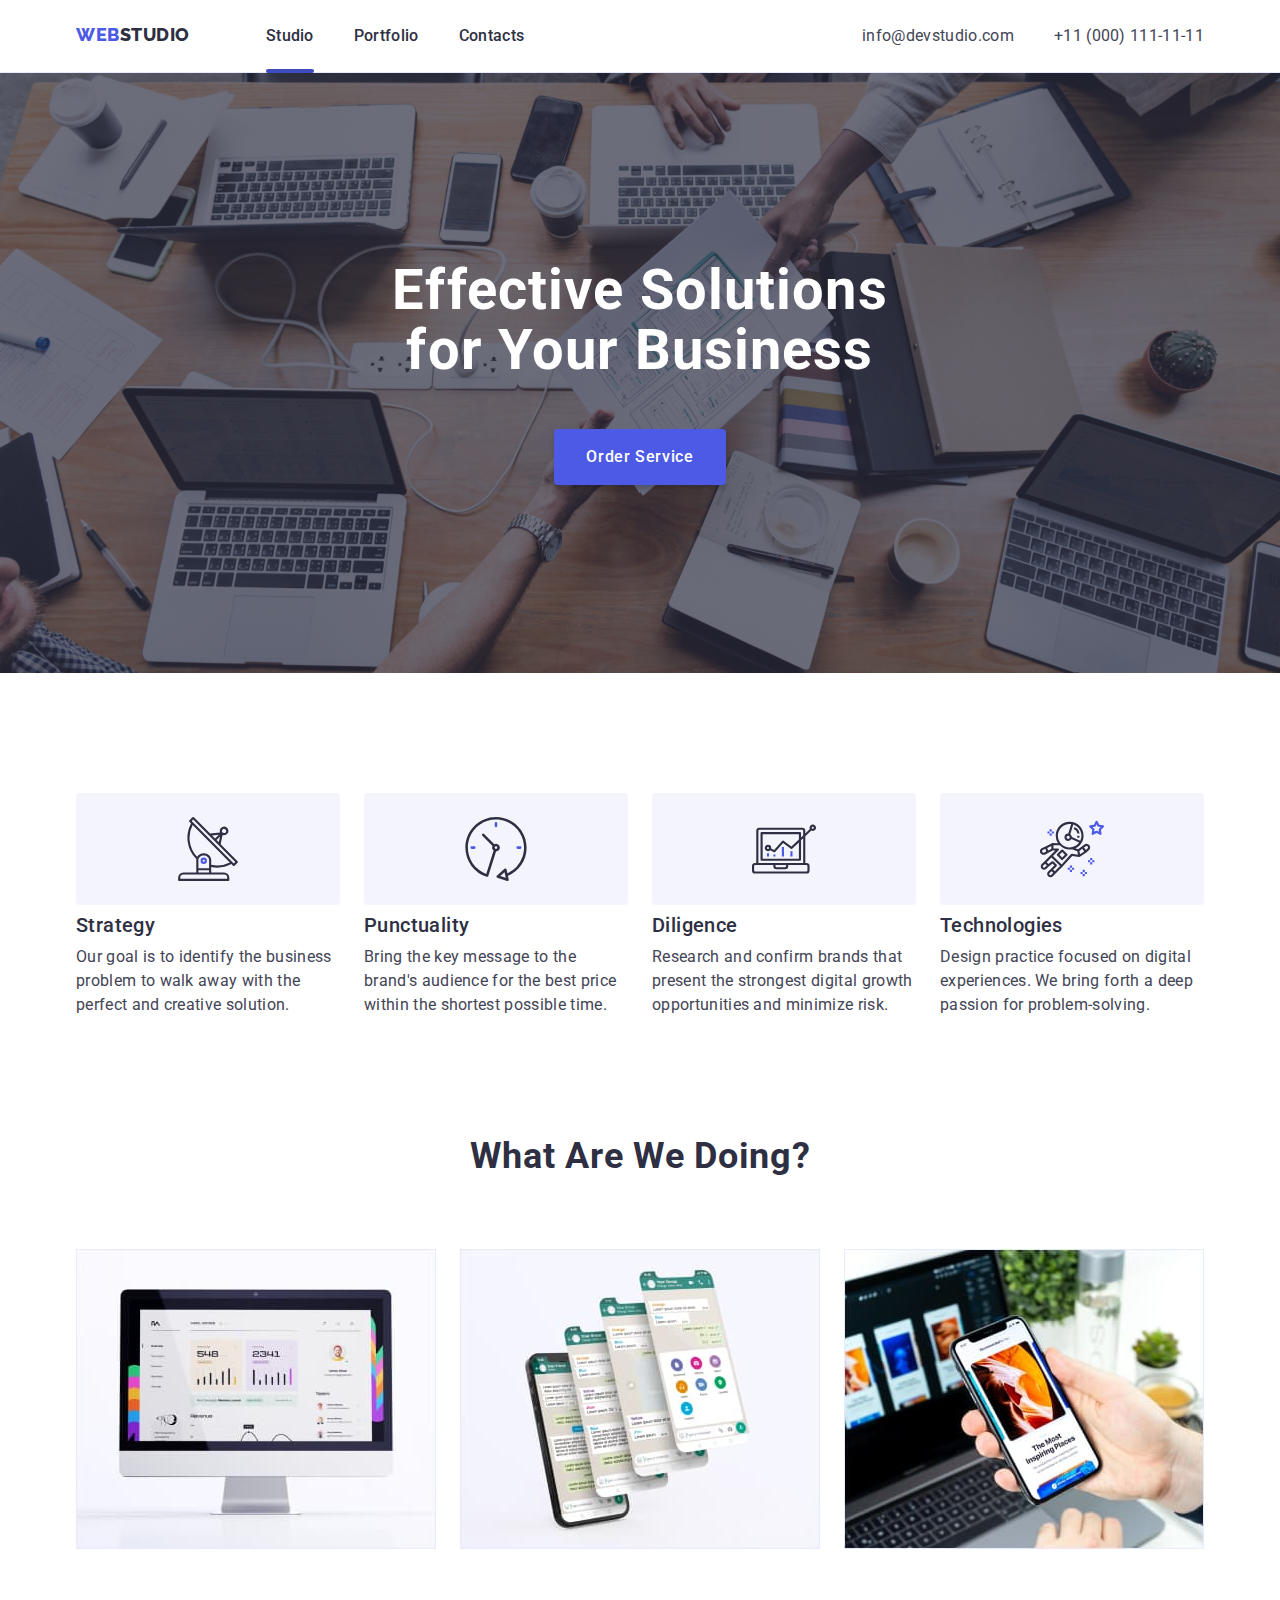
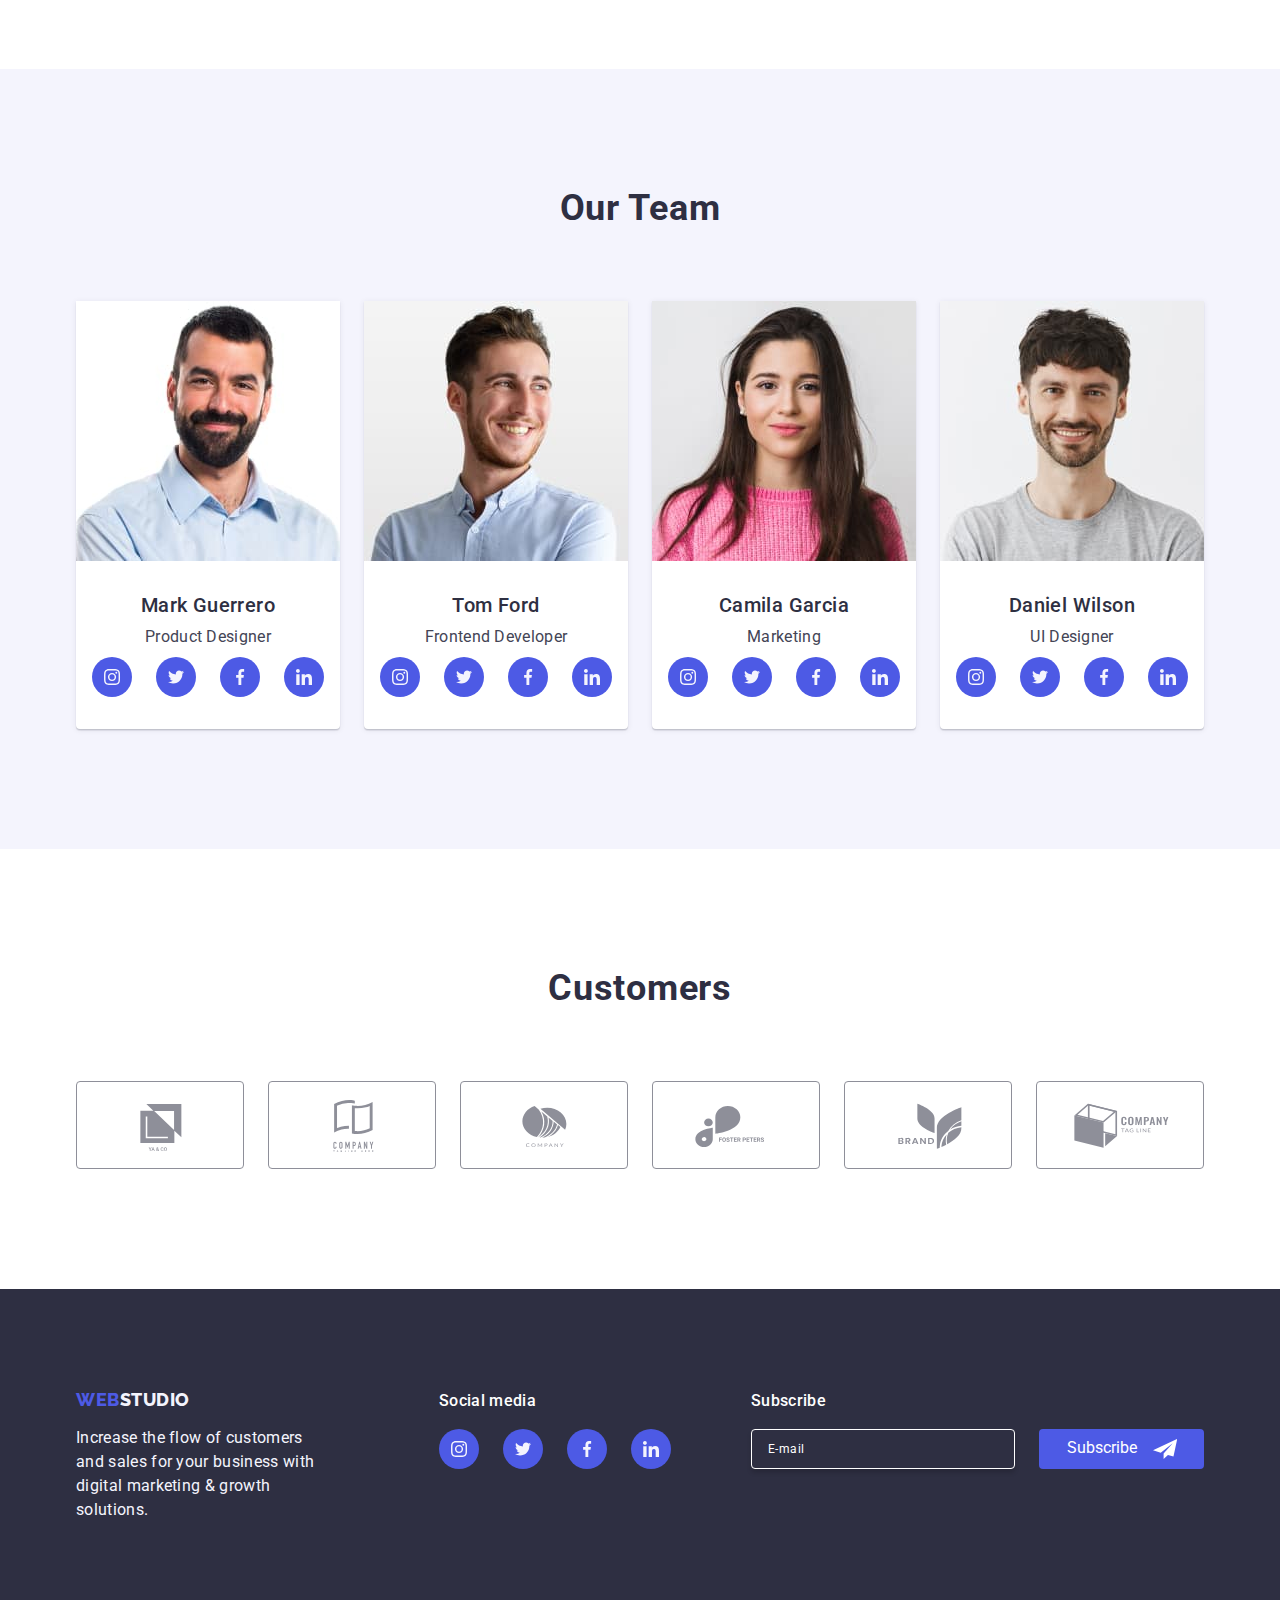
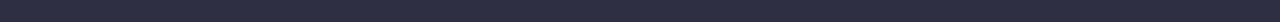
<file: index.html>
<!DOCTYPE html>
<html lang="en">
  <head>
    <meta charset="UTF-8" />
    <meta name="viewport" content="width=device-width, initial-scale=1.0" />
    <title>WebStudio</title>
    <link rel="preconnect" href="https://fonts.googleapis.com" />
    <link rel="preconnect" href="https://fonts.gstatic.com" crossorigin />
    <link
      href="https://fonts.googleapis.com/css2?family=Raleway:wght@800&family=Roboto:wght@400;500;700;900&display=swap"
      rel="stylesheet"
    />
    <link
      rel="stylesheet"
      href="https://cdnjs.cloudflare.com/ajax/libs/modern-normalize/3.0.1/modern-normalize.min.css"
    />
    <link rel="stylesheet" href="./css/styles.css" />
  </head>
  <body>
    <header class="header">
      <div class="container">
        <div class="header__inner">
          <nav class="menu">
            <a class="logo link" href="./index.html" aria-label="company logo"
              ><span class="logo__span">web</span>studio</a
            >
            <ul class="menu__list list">
              <li class="menu__item">
                <a
                  class="menu__link link current"
                  href="./index.html"
                  aria-label="link to main page"
                  >Studio</a
                >
              </li>
              <li class="menu__item">
                <a
                  class="menu__link link"
                  href="./portfolio.html"
                  aria-label="link to portfolio page"
                  >Portfolio</a
                >
              </li>
              <li class="menu__item">
                <a class="menu__link link" href="#" aria-label="link to contacts page">Contacts</a>
              </li>
            </ul>
          </nav>
          <address class="address">
            <ul class="address__list list">
              <li class="address__item">
                <a
                  class="address__link link"
                  href="mailto:info@devstudio.com"
                  aria-label="email link"
                  >info@devstudio.com
                </a>
              </li>
              <li class="address__item">
                <a class="address__link link" href="tel:+110001111111" aria-label="phone link"
                  >+11 (000) 111-11-11</a
                >
              </li>
            </ul>
          </address>
        </div>
      </div>
    </header>
    <main class="main">
      <section class="hero">
        <div class="container">
          <h1 class="hero__title"
            >Effective Solutions <br />
            for Your Business</h1
          >
          <button class="hero__btn" type="button" data-modal-open>Order Service</button>
        </div>
      </section>
      <section class="features section">
        <div class="container">
          <h2 class="features__title visuality-hidden">Features</h2>
          <ul class="features__list list">
            <li class="features__item">
              <div class="features__item-box">
                <svg class="features__item-img" width="64" height="64">
                  <use href="./images/icons.svg#icon-antenna"></use>
                </svg>
              </div>
              <h3 class="features__item-title h3">Strategy</h3>
              <p class="features__item-text">
                Our goal is to identify the business problem to walk away with the perfect and
                creative solution.
              </p>
            </li>
            <li class="features__item">
              <div class="features__item-box">
                <svg class="features__item-img" width="64" height="64">
                  <use href="./images/icons.svg#icon-clock"></use>
                </svg>
              </div>
              <h3 class="features__item-title h3">Punctuality</h3>
              <p class="features__item-text">
                Bring the key message to the brand's audience for the best price within the shortest
                possible time.
              </p>
            </li>
            <li class="features__item">
              <div class="features__item-box">
                <svg class="features__item-img" width="64" height="64">
                  <use href="./images/icons.svg#icon-diagram"></use>
                </svg>
              </div>
              <h3 class="features__item-title h3">Diligence</h3>
              <p class="features__item-text">
                Research and confirm brands that present the strongest digital growth opportunities
                and minimize risk.
              </p>
            </li>
            <li class="features__item">
              <div class="features__item-box">
                <svg class="features__item-img" width="64" height="64">
                  <use href="./images/icons.svg#icon-astronaut"></use>
                </svg>
              </div>
              <h3 class="features__item-title h3">Technologies</h3>
              <p class="features__item-text">
                Design practice focused on digital experiences. We bring forth a deep passion for
                problem-solving.
              </p>
            </li>
          </ul>
        </div>
      </section>
      <section class="services section">
        <div class="container">
          <h2 class="services__title h2">What Are We Doing?</h2>
          <ul class="services__list list">
            <li class="services__item">
              <img
                class="services__img"
                src="./images/services-1.jpg"
                alt="desktop applications"
                width="360"
              />
            </li>
            <li class="services__item">
              <img
                class="services__img"
                src="./images/services-2.jpg"
                alt="mobile applications"
                width="360"
              />
            </li>
            <li class="services__item">
              <img
                class="services__img"
                src="./images/services-3.jpg"
                alt="synchronization of applications"
                width="360"
              />
            </li>
          </ul>
        </div>
      </section>
      <section class="team section">
        <div class="container">
          <h2 class="team__title h2">Our Team</h2>
          <ul class="team__list list">
            <li class="team__member">
              <img class="team__member-img" src="./images/team-1.jpg" alt="first man" width="264" />
              <div class="team__member-content">
                <h3 class="team__member-title h3">Mark Guerrero</h3>
                <p class="team__member-text">Product Designer</p>
                <ul class="social-media list">
                  <li class="social-media__item"
                    ><a
                      class="social-media__link link"
                      href="#"
                      aria-label="link to instagram page"
                    >
                      <svg class="social-media__img" weight="16" height="16">
                        <use href="./images/icons.svg#icon-instagram"></use>
                      </svg>
                    </a>
                  </li>
                  <li class="social-media__item"
                    ><a class="social-media__link link" href="#" aria-label="link to twitter page">
                      <svg class="social-media__img" weight="16" height="16">
                        <use href="./images/icons.svg#icon-twitter"></use>
                      </svg>
                    </a>
                  </li>
                  <li class="social-media__item"
                    ><a class="social-media__link link" href="#" aria-label="link to facebook page">
                      <svg class="social-media__img" weight="16" height="16">
                        <use href="./images/icons.svg#icon-facebook"></use>
                      </svg>
                    </a>
                  </li>
                  <li class="social-media__item"
                    ><a class="social-media__link link" href="#" aria-label="link to linkedin page">
                      <svg class="social-media__img" weight="16" height="16">
                        <use href="./images/icons.svg#icon-linkedin"></use>
                      </svg>
                    </a>
                  </li>
                </ul>
              </div>
            </li>
            <li class="team__member">
              <img
                class="team__member-img"
                src="./images/team-2.jpg"
                alt="second man"
                width="264"
              />
              <div class="team__member-content">
                <h3 class="team__member-title h3">Tom Ford</h3>
                <p class="team__member-text">Frontend Developer</p>
                <ul class="social-media list">
                  <li class="social-media__item"
                    ><a
                      class="social-media__link link"
                      href="#"
                      aria-label="link to instagram page"
                    >
                      <svg class="social-media__img" weight="16" height="16">
                        <use href="./images/icons.svg#icon-instagram"></use>
                      </svg>
                    </a>
                  </li>
                  <li class="social-media__item"
                    ><a class="social-media__link link" href="#" aria-label="link to twitter page">
                      <svg class="social-media__img" weight="16" height="16">
                        <use href="./images/icons.svg#icon-twitter"></use>
                      </svg>
                    </a>
                  </li>
                  <li class="social-media__item"
                    ><a class="social-media__link link" href="#" aria-label="link to facebook page">
                      <svg class="social-media__img" weight="16" height="16">
                        <use href="./images/icons.svg#icon-facebook"></use>
                      </svg>
                    </a>
                  </li>
                  <li class="social-media__item"
                    ><a class="social-media__link link" href="#" aria-label="link to linkedin page">
                      <svg class="social-media__img" weight="16" height="16">
                        <use href="./images/icons.svg#icon-linkedin"></use>
                      </svg>
                    </a>
                  </li>
                </ul>
              </div>
            </li>
            <li class="team__member">
              <img class="team__member-img" src="./images/team-3.jpg" alt="woman" width="264" />
              <div class="team__member-content">
                <h3 class="team__member-title h3">Camila Garcia</h3>
                <p class="team__member-text">Marketing</p>
                <ul class="social-media list">
                  <li class="social-media__item"
                    ><a
                      class="social-media__link link"
                      href="#"
                      aria-label="link to instagram page"
                    >
                      <svg class="social-media__img" weight="16" height="16">
                        <use href="./images/icons.svg#icon-instagram"></use>
                      </svg>
                    </a>
                  </li>
                  <li class="social-media__item"
                    ><a class="social-media__link link" href="#" aria-label="link to twitter page">
                      <svg class="social-media__img" weight="16" height="16">
                        <use href="./images/icons.svg#icon-twitter"></use>
                      </svg>
                    </a>
                  </li>
                  <li class="social-media__item"
                    ><a class="social-media__link link" href="#" aria-label="link to facebook page">
                      <svg class="social-media__img" weight="16" height="16">
                        <use href="./images/icons.svg#icon-facebook"></use>
                      </svg>
                    </a>
                  </li>
                  <li class="social-media__item"
                    ><a class="social-media__link link" href="#" aria-label="link to linkedin page">
                      <svg class="social-media__img" weight="16" height="16">
                        <use href="./images/icons.svg#icon-linkedin"></use>
                      </svg>
                    </a>
                  </li>
                </ul>
              </div>
            </li>
            <li class="team__member">
              <img class="team__member-img" src="./images/team-4.jpg" alt="third man" width="264" />
              <div class="team__member-content">
                <h3 class="team__member-title h3">Daniel Wilson</h3>
                <p class="team__member-text">UI Designer</p>
                <ul class="social-media list">
                  <li class="social-media__item"
                    ><a
                      class="social-media__link link"
                      href="#"
                      aria-label="link to instagram page"
                    >
                      <svg class="social-media__img" weight="16" height="16">
                        <use href="./images/icons.svg#icon-instagram"></use>
                      </svg>
                    </a>
                  </li>
                  <li class="social-media__item"
                    ><a class="social-media__link link" href="#" aria-label="link to twitter page">
                      <svg class="social-media__img" weight="16" height="16">
                        <use href="./images/icons.svg#icon-twitter"></use>
                      </svg>
                    </a>
                  </li>
                  <li class="social-media__item"
                    ><a class="social-media__link link" href="#" aria-label="link to facebook page">
                      <svg class="social-media__img" weight="16" height="16">
                        <use href="./images/icons.svg#icon-facebook"></use>
                      </svg>
                    </a>
                  </li>
                  <li class="social-media__item"
                    ><a class="social-media__link link" href="#" aria-label="link to linkedin page">
                      <svg class="social-media__img" weight="16" height="16">
                        <use href="./images/icons.svg#icon-linkedin"></use>
                      </svg>
                    </a>
                  </li>
                </ul>
              </div>
            </li>
          </ul>
        </div>
      </section>
      <section class="customers section">
        <div class="container">
          <h2 class="customers__title h2">Customers</h2>
          <ul class="customers__list list">
            <li class="customers__item">
              <a class="customers__link link" href="#" aria-label="link to customer">
                <svg class="customers__img" weight="104" height="56">
                  <use href="./images/icons.svg#icon-icon1"></use>
                </svg>
              </a>
            </li>
            <li class="customers__item">
              <a class="customers__link link" href="#" aria-label="link to customer">
                <svg class="customers__img" weight="104" height="56">
                  <use href="./images/icons.svg#icon-icon2"></use>
                </svg>
              </a>
            </li>
            <li class="customers__item">
              <a class="customers__link link" href="#" aria-label="link to customer">
                <svg class="customers__img" weight="104" height="56">
                  <use href="./images/icons.svg#icon-icon3"></use>
                </svg>
              </a>
            </li>
            <li class="customers__item">
              <a class="customers__link link" href="#" aria-label="link to customer">
                <svg class="customers__img" weight="104" height="56">
                  <use href="./images/icons.svg#icon-icon4"></use>
                </svg>
              </a>
            </li>
            <li class="customers__item">
              <a class="customers__link link" href="#" aria-label="link to customer">
                <svg class="customers__img" weight="104" height="56">
                  <use href="./images/icons.svg#icon-icon5"></use>
                </svg>
              </a>
            </li>
            <li class="customers__item">
              <a class="customers__link link" href="#" aria-label="link to customer">
                <svg class="customers__img" weight="104" height="56">
                  <use href="./images/icons.svg#icon-icon6"></use>
                </svg>
              </a>
            </li>
          </ul>
        </div>
      </section>
    </main>
    <footer class="footer">
      <div class="container">
        <div class="footer__inner">
          <div class="footer__info">
            <a class="logo link" href="./index.html"><span class="logo__span">web</span>studio</a>
            <p class="footer__text">
              Increase the flow of customers and sales for your business with digital marketing &
              growth solutions.
            </p>
          </div>
          <div class="footer__social-media">
            <p class="social-media__text">Social media</p>
            <ul class="social-media list">
              <li class="social-media__item"
                ><a class="social-media__link link" href="#" aria-label="link to instagram page">
                  <svg class="social-media__img" weight="16" height="16">
                    <use href="./images/icons.svg#icon-instagram"></use>
                  </svg>
                </a>
              </li>
              <li class="social-media__item"
                ><a class="social-media__link link" href="#" aria-label="link to twitter page">
                  <svg class="social-media__img" weight="16" height="16">
                    <use href="./images/icons.svg#icon-twitter"></use>
                  </svg>
                </a>
              </li>
              <li class="social-media__item"
                ><a class="social-media__link link" href="#" aria-label="link to facebook page">
                  <svg class="social-media__img" weight="16" height="16">
                    <use href="./images/icons.svg#icon-facebook"></use>
                  </svg>
                </a>
              </li>
              <li class="social-media__item"
                ><a class="social-media__link link" href="#" aria-label="link to linkedin page">
                  <svg class="social-media__img" weight="16" height="16">
                    <use href="./images/icons.svg#icon-linkedin"></use>
                  </svg>
                </a>
              </li>
            </ul>
          </div>
          <div class="footer__form">
            <p class="footer__form-text">Subscribe</p>
            <form class="form">
              <label class="form__label">
                <input
                  class="form__email"
                  type="email"
                  name="user_footer_email"
                  placeholder="E-mail"
                />
                <button class="form__btn" type="submit">
                  Subscribe
                  <svg class="form__btn-img" width="24" height="24">
                    <use href="./images/icons.svg#icon-send" />
                  </svg>
                </button>
              </label>
            </form>
          </div>
        </div>
      </div>
    </footer>
    <div class="backdrop is-hidden" data-modal>
      <div class="modal">
        <button class="modal-btn" type="button" data-modal-close>
          <svg class="modal-btn-svg" width="8" height="8">
            <use href="./images/icons.svg#icon-close"></use>
          </svg>
        </button>
        <p class="modal-text"> Leave your contacts and we will call you back </p>
        <form class="modal-form">
          <div class="modal-form-box">
            <label class="modal-label" for="user_name">Name</label>
            <div class="modal-input-box">
              <input
                class="modal-input"
                type="text"
                name="user_name"
                id="user_name"
                minlength="2"
                maxlength="10"
                required
              />
              <svg class="modal-svg" width="18" height="24">
                <use href="./images/icons.svg#icon-name" />
              </svg>
            </div>
          </div>
          <div class="modal-form-box">
            <label class="modal-label" for="user_tel">Phone</label>
            <div class="modal-input-box">
              <input
                class="modal-input"
                type="tel"
                name="user_tel"
                id="user_tel"
                minlength="2"
                maxlength="14"
                required
              />
              <svg class="modal-svg" width="18" height="24">
                <use href="./images/icons.svg#icon-tel" />
              </svg>
            </div>
          </div>
          <div class="modal-form-box">
            <label class="modal-label" for="user_email">Email</label>
            <div class="modal-input-box">
              <input class="modal-input" type="email" name="user_email" id="user_email" required />
              <svg class="modal-svg" width="18" height="24">
                <use href="./images/icons.svg#icon-message" />
              </svg>
            </div>
          </div>
          <div class="modal-form-box">
            <label class="modal-label" for="user_comment">Comment</label>
            <textarea
              class="modal-input textarea"
              type="text"
              name="user_comment"
              id="user_comment"
              placeholder="Text input"
            ></textarea>
          </div>
          <div class="modal-form-cb-box">
            <input
              class="modal-input-cb visuality-hidden"
              id="user_privacy"
              type="checkbox"
              name="user_privacy"
              value="true"
              required
            />

            <label class="modal-label" for="user_privacy"
              ><span class="modal-label-span">
                <svg class="modal-label-svg" width="10" height="8">
                  <use href="./images/icons.svg#icon-check" />
                </svg> </span
              >I accept the terms and conditions of the
              <a class="privacy" href="#">Privacy Policy</a></label
            >
          </div>
          <button class="modal-form-btn" type="submit">Send</button>
        </form>
      </div>
    </div>
    <script src="./js/modal.js"></script>
  </body>
</html>
</file>
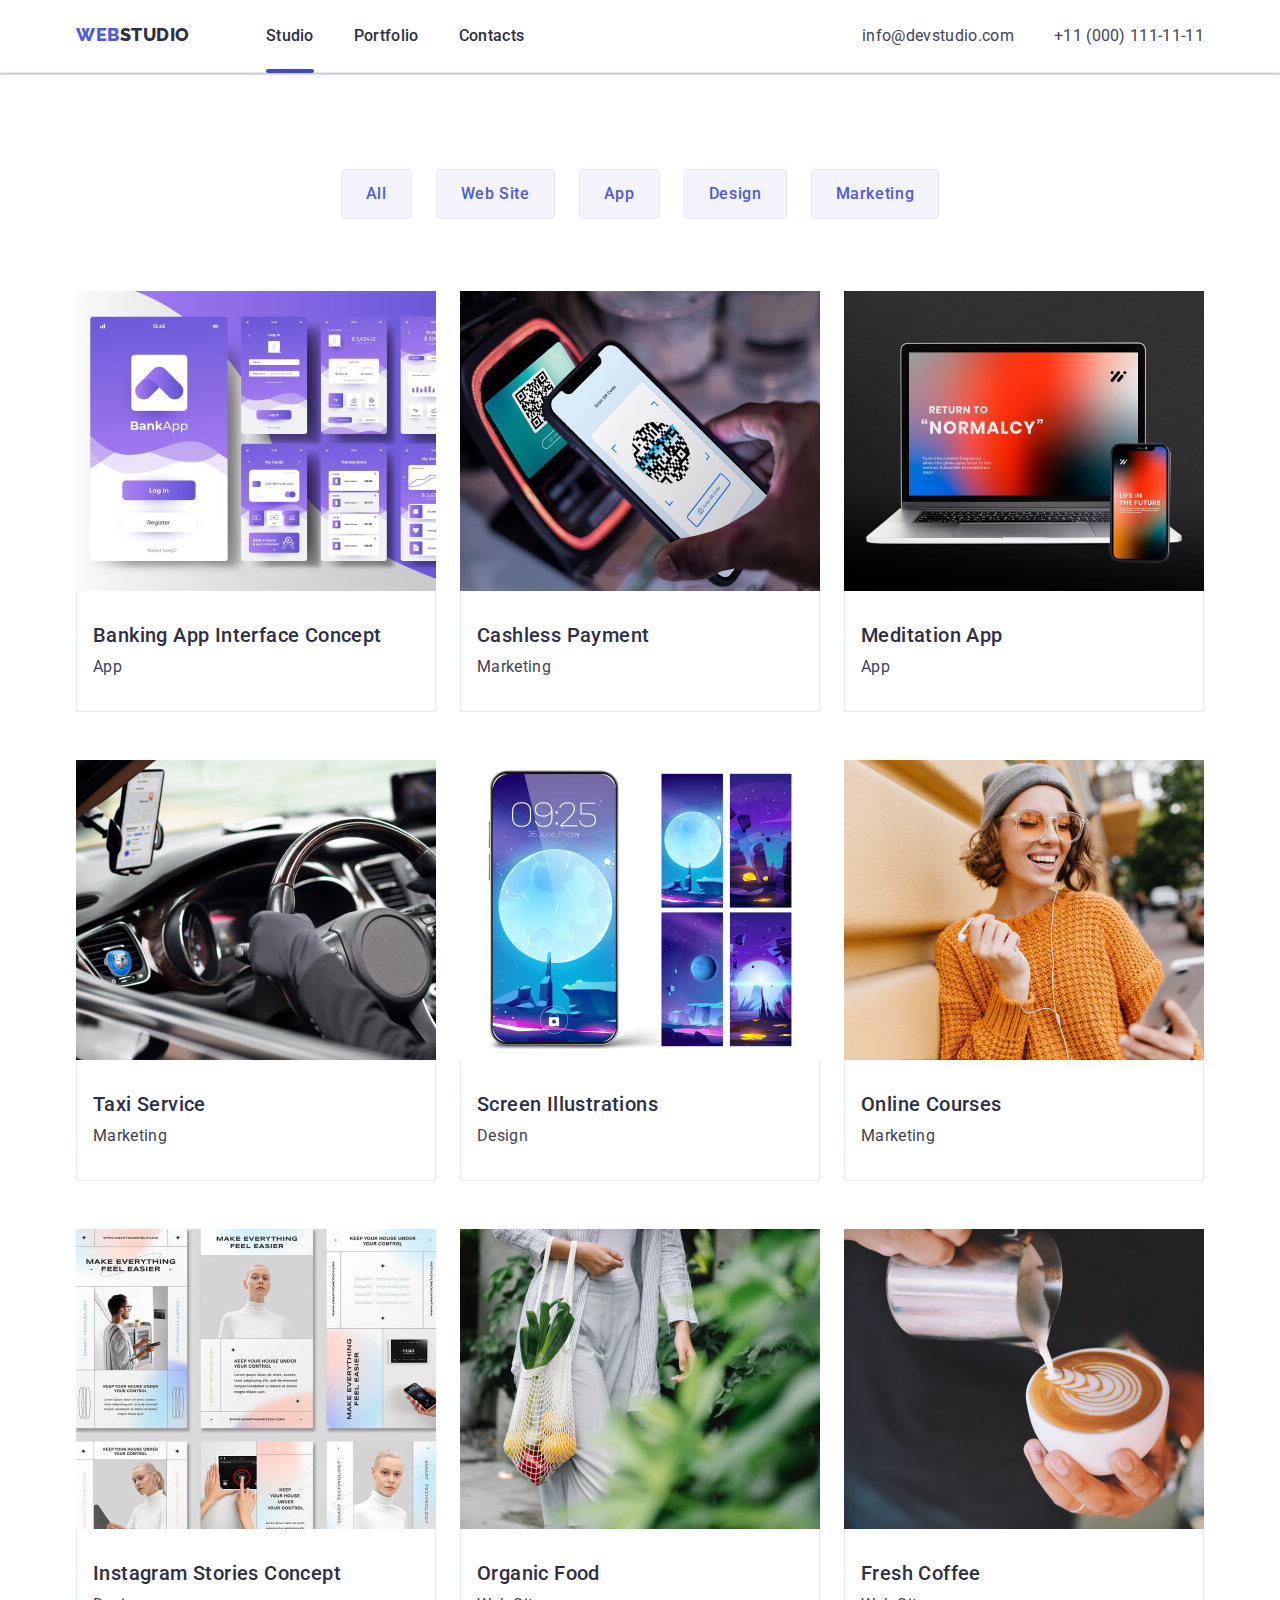
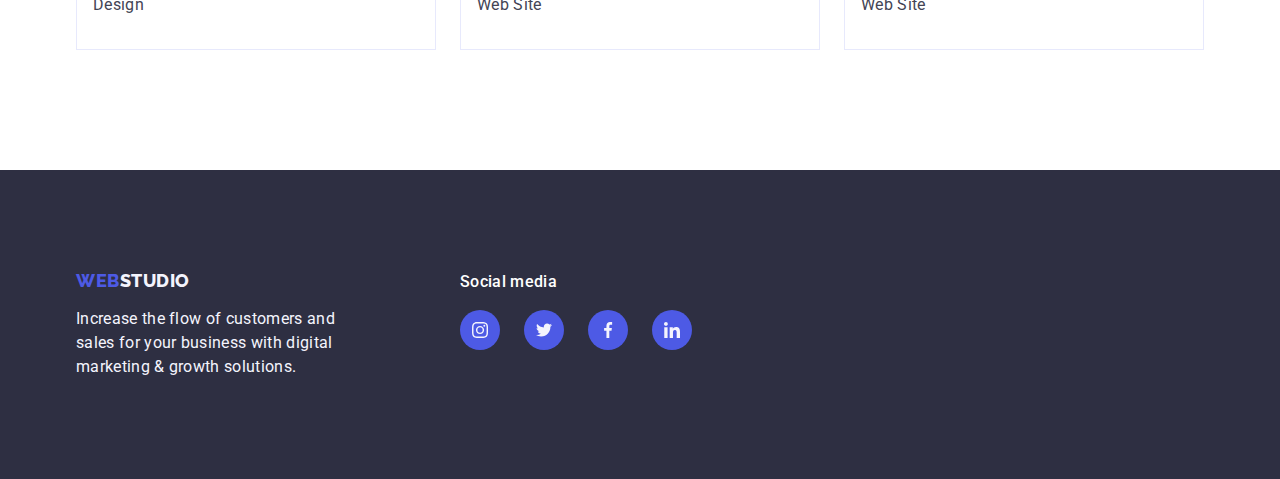
<file: portfolio.html>
<!DOCTYPE html>
<html lang="en">
  <head>
    <meta charset="UTF-8" />
    <meta name="viewport" content="width=device-width, initial-scale=1.0" />
    <title>WebStudio</title>
    <link rel="preconnect" href="https://fonts.googleapis.com" />
    <link rel="preconnect" href="https://fonts.gstatic.com" crossorigin />
    <link
      href="https://fonts.googleapis.com/css2?family=Raleway:wght@800&family=Roboto:wght@400;500;700;900&display=swap"
      rel="stylesheet"
    />
    <link
      rel="stylesheet"
      href="https://cdnjs.cloudflare.com/ajax/libs/modern-normalize/3.0.1/modern-normalize.min.css"
    />
    <link rel="stylesheet" href="./css/styles.css" />
  </head>
  <body>
    <header class="header">
      <div class="container">
        <div class="header__inner">
          <nav class="menu">
            <a class="logo link" href="./index.html" aria-label="company logo"
              ><span class="logo__span">web</span>studio</a
            >
            <ul class="menu__list list">
              <li class="menu__item">
                <a
                  class="menu__link link current"
                  href="./index.html"
                  aria-label="link to main page"
                  >Studio</a
                >
              </li>
              <li class="menu__item">
                <a
                  class="menu__link link"
                  href="./portfolio.html"
                  aria-label="link to portfolio page"
                  >Portfolio</a
                >
              </li>
              <li class="menu__item">
                <a class="menu__link link" href="#" aria-label="link to contacts page">Contacts</a>
              </li>
            </ul>
          </nav>
          <address class="address">
            <ul class="address__list list">
              <li class="address__item">
                <a
                  class="address__link link"
                  href="mailto:info@devstudio.com"
                  aria-label="email link"
                  >info@devstudio.com
                </a>
              </li>
              <li class="address__item">
                <a class="address__link link" href="tel:+110001111111" aria-label="phone link"
                  >+11 (000) 111-11-11</a
                >
              </li>
            </ul>
          </address>
        </div>
      </div>
    </header>
    <main class="main">
      <section class="portfolio">
        <div class="container">
          <h1 class="portfolio__title visuality-hidden">portfolio</h1>
          <ul class="portfolio__filter list">
            <li class="portfolio__filter-item">
              <button class="portfolio__filter-btn" type="button">All</button>
            </li>
            <li class="portfolio__filter-item">
              <button class="portfolio__filter-btn" type="button"> Web Site </button>
            </li>
            <li class="portfolio__filter-item">
              <button class="portfolio__filter-btn" type="button">App</button>
            </li>
            <li class="portfolio__filter-item">
              <button class="portfolio__filter-btn" type="button">Design</button>
            </li>
            <li class="portfolio__filter-item">
              <button class="portfolio__filter-btn" type="button"> Marketing </button>
            </li>
          </ul>
          <ul class="portfolio__cards list">
            <li class="portfolio__card">
              <a class="portfolio__card-link link" href="#" aria-label="link to project">
                <div class="portfolio__card-content">
                  <img
                    class="portfolio__card-img"
                    src="./images/card-1.jpg"
                    alt="Banking App Interface Concept"
                    width="360"
                  />
                  <p class="portfolio__card-content-text"
                    >14 Stylish and User-Friendly App Design Concepts · Task Manager App · Calorie
                    Tracker App · Exotic Fruit Ecommerce App · Cloud Storage App</p
                  >
                </div>
                <div class="portfolio__card-box">
                  <h2 class="portfolio__card-title h3"> Banking App Interface Concept </h2>
                  <p class="portfolio__card-text">App</p>
                </div>
              </a>
            </li>
            <li class="portfolio__card">
              <a class="portfolio__card-link link" href="#" aria-label="link to project">
                <div class="portfolio__card-content">
                  <img
                    class="portfolio__card-img"
                    src="./images/card-2.jpg"
                    alt="Cashless Payment"
                    width="360"
                  />
                  <p class="portfolio__card-content-text"
                    >14 Stylish and User-Friendly App Design Concepts · Task Manager App · Calorie
                    Tracker App · Exotic Fruit Ecommerce App · Cloud Storage App</p
                  >
                </div>
                <div class="portfolio__card-box">
                  <h2 class="portfolio__card-title h3">Cashless Payment</h2>
                  <p class="portfolio__card-text">Marketing</p>
                </div>
              </a>
            </li>
            <li class="portfolio__card">
              <a class="portfolio__card-link link" href="#" aria-label="link to project">
                <div class="portfolio__card-content">
                  <img
                    class="portfolio__card-img"
                    src="./images/card-3.jpg"
                    alt="Meditation App"
                    width="360"
                  />
                  <p class="portfolio__card-content-text"
                    >14 Stylish and User-Friendly App Design Concepts · Task Manager App · Calorie
                    Tracker App · Exotic Fruit Ecommerce App · Cloud Storage App</p
                  >
                </div>
                <div class="portfolio__card-box">
                  <h2 class="portfolio__card-title h3">Meditation App</h2>
                  <p class="portfolio__card-text">App</p>
                </div>
              </a>
            </li>
            <li class="portfolio__card">
              <a class="portfolio__card-link link" href="#" aria-label="link to project">
                <div class="portfolio__card-content">
                  <img
                    class="portfolio__card-img"
                    src="./images/card-4.jpg"
                    alt="Taxi Service"
                    width="360"
                  />
                  <p class="portfolio__card-content-text"
                    >14 Stylish and User-Friendly App Design Concepts · Task Manager App · Calorie
                    Tracker App · Exotic Fruit Ecommerce App · Cloud Storage App</p
                  >
                </div>
                <div class="portfolio__card-box">
                  <h2 class="portfolio__card-title h3">Taxi Service</h2>
                  <p class="portfolio__card-text">Marketing</p>
                </div>
              </a>
            </li>
            <li class="portfolio__card">
              <a class="portfolio__card-link link" href="#" aria-label="link to project">
                <div class="portfolio__card-content">
                  <img
                    class="portfolio__card-img"
                    src="./images/card-5.jpg"
                    alt="Screen Illustrations"
                    width="360"
                  />
                  <p class="portfolio__card-content-text"
                    >14 Stylish and User-Friendly App Design Concepts · Task Manager App · Calorie
                    Tracker App · Exotic Fruit Ecommerce App · Cloud Storage App</p
                  >
                </div>
                <div class="portfolio__card-box">
                  <h2 class="portfolio__card-title h3">Screen Illustrations</h2>
                  <p class="portfolio__card-text">Design</p>
                </div>
              </a>
            </li>
            <li class="portfolio__card">
              <a class="portfolio__card-link link" href="#" aria-label="link to project">
                <div class="portfolio__card-content">
                  <img
                    class="portfolio__card-img"
                    src="./images/card-6.jpg"
                    alt="Online Courses"
                    width="360"
                  />
                  <p class="portfolio__card-content-text"
                    >14 Stylish and User-Friendly App Design Concepts · Task Manager App · Calorie
                    Tracker App · Exotic Fruit Ecommerce App · Cloud Storage App</p
                  >
                </div>
                <div class="portfolio__card-box">
                  <h2 class="portfolio__card-title h3">Online Courses</h2>
                  <p class="portfolio__card-text">Marketing</p>
                </div>
              </a>
            </li>
            <li class="portfolio__card">
              <a class="portfolio__card-link link" href="#" aria-label="link to project">
                <div class="portfolio__card-content">
                  <img
                    class="portfolio__card-img"
                    src="./images/card-7.jpg"
                    alt="Instagram Stories Concept"
                    width="360"
                  />
                  <p class="portfolio__card-content-text"
                    >14 Stylish and User-Friendly App Design Concepts · Task Manager App · Calorie
                    Tracker App · Exotic Fruit Ecommerce App · Cloud Storage App</p
                  >
                </div>
                <div class="portfolio__card-box">
                  <h2 class="portfolio__card-title h3"> Instagram Stories Concept </h2>
                  <p class="portfolio__card-text">Design</p>
                </div>
              </a>
            </li>
            <li class="portfolio__card">
              <a class="portfolio__card-link link" href="#" aria-label="link to project">
                <div class="portfolio__card-content">
                  <img
                    class="portfolio__card-img"
                    src="./images/card-8.jpg"
                    alt="Organic Food"
                    width="360"
                  />
                  <p class="portfolio__card-content-text"
                    >14 Stylish and User-Friendly App Design Concepts · Task Manager App · Calorie
                    Tracker App · Exotic Fruit Ecommerce App · Cloud Storage App</p
                  >
                </div>
                <div class="portfolio__card-box">
                  <h2 class="portfolio__card-title h3">Organic Food</h2>
                  <p class="portfolio__card-text">Web Site</p>
                </div>
              </a>
            </li>
            <li class="portfolio__card">
              <a class="portfolio__card-link link" href="#" aria-label="link to project">
                <div class="portfolio__card-content">
                  <img
                    class="portfolio__card-img"
                    src="./images/card-9.jpg"
                    alt="Fresh Coffee"
                    width="360"
                  />
                  <p class="portfolio__card-content-text"
                    >14 Stylish and User-Friendly App Design Concepts · Task Manager App · Calorie
                    Tracker App · Exotic Fruit Ecommerce App · Cloud Storage App</p
                  >
                </div>
                <div class="portfolio__card-box">
                  <h2 class="portfolio__card-title h3">Fresh Coffee</h2>
                  <p class="portfolio__card-text">Web Site</p>
                </div>
              </a>
            </li>
          </ul>
        </div>
      </section>
    </main>
    <footer class="footer">
      <div class="container">
        <div class="footer__inner">
          <div class="footer__info">
            <a class="logo link" href="./index.html" aria-label="company logo"
              ><span class="logo__span">web</span>studio</a
            >
            <p class="footer__text">
              Increase the flow of customers and sales for your business with digital marketing &
              growth solutions.
            </p>
          </div>
          <div class="footer__social-media">
            <p class="social-media__text">Social media</p>
            <ul class="social-media list">
              <li class="social-media__item"
                ><a class="social-media__link link" href="#" aria-label="link to instagram page">
                  <svg class="social-media__img" weight="16" height="16">
                    <use href="./images/icons.svg#icon-instagram"></use>
                  </svg>
                </a>
              </li>
              <li class="social-media__item"
                ><a class="social-media__link link" href="#" aria-label="link to twitter page">
                  <svg class="social-media__img" weight="16" height="16">
                    <use href="./images/icons.svg#icon-twitter"></use>
                  </svg>
                </a>
              </li>
              <li class="social-media__item"
                ><a class="social-media__link link" href="#" aria-label="link to facebook page">
                  <svg class="social-media__img" weight="16" height="16">
                    <use href="./images/icons.svg#icon-facebook"></use>
                  </svg>
                </a>
              </li>
              <li class="social-media__item"
                ><a class="social-media__link link" href="#" aria-label="link to linkedin page">
                  <svg class="social-media__img" weight="16" height="16">
                    <use href="./images/icons.svg#icon-linkedin"></use>
                  </svg>
                </a>
              </li>
            </ul>
          </div>
        </div>
      </div>
    </footer>
  </body>
</html>
</file>
<file: css/styles.css>
:root {
  --body-text: #434455;
  --iris: #4d5ae5;
  --ocean: #404bbf;
  --navy-blue: #2e2f42;
  --green: #31d0aa;
  --light-slate: #8e8f99;
  --cornflower: #e7e9fc;
  --cloud: #f4f4fd;
  --navy-blue-modal: #2e2f42;
  --gray: #2e2f42;
  --white: #ffffff;
  --dairy: #fcfcfc;
}

*,
*::after,
*::before {
  box-sizing: border-box;
}

body {
  font-family: 'Roboto', sans-serif;
  font-weight: 400;
  font-size: 16px;
  line-height: 1.5;
  letter-spacing: 0.02em;
  color: var(--body-text);
  background-color: var(--white);
}

a {
  color: inherit;
}

img {
  display: block;
}

input {
  background-color: transparent;
  border: none;
}

button {
  background-color: transparent;
  border: none;
}

h1,
h2,
h3,
h4,
h5,
h6,
p {
  margin: 0;
}

.link {
  text-decoration: none;
}

.list {
  list-style: none;
  margin: 0;
  padding: 0;
}

.section {
  padding: 120px 0;
}

.container {
  min-width: 320px;
  max-width: 428px;
  margin: 0 auto;
  padding: 0 16px;
}

@media only screen and (min-width: 768px) {
  .container {
    max-width: 768px;
  }
}

@media only screen and (min-width: 1160px) {
  .container {
    max-width: 1160px;
  }
}

.social-media {
  display: flex;
  justify-content: center;
  gap: 24px;
}
.social-media__item {
  width: 40px;
  height: 40px;
}
.social-media__link {
  width: 100%;
  height: 100%;
  background-color: var(--iris);
  border-radius: 50%;
  display: flex;
  justify-content: center;
  align-items: center;
  transition: background-color 250ms cubic-bezier(0.4, 0, 0.2, 1);
}

.social-media__link:hover,
.social-media__link:focus {
  background-color: var(--ocean);
}

.social-media__img {
  fill: var(--cloud);
}

/* header */

.header {
  border-bottom: 1px solid var(--cornflower);
  box-shadow: 0px 2px 1px rgba(46, 47, 66, 0.08), 0px 1px 1px rgba(46, 47, 66, 0.16),
    0px 1px 6px rgba(46, 47, 66, 0.08);
}

.header__inner {
  display: flex;
  justify-content: space-between;
  align-items: center;
  padding: 24px 0;
}

.logo {
  font-family: 'Raleway', sans-serif;
  font-weight: 800;
  font-size: 18px;
  line-height: 1.17;
  letter-spacing: 0.03em;
  text-transform: uppercase;
  color: var(--navy-blue);
}

.logo__span {
  color: var(--iris);
}

.menu {
  display: flex;
  gap: 76px;
}

.menu__list {
  display: flex;
  gap: 40px;
}

.menu__link {
  position: relative;
  font-weight: 500;
  font-size: 16px;
  line-height: 1.5;
  letter-spacing: 0.02em;
  color: var(--gray);
  transition: color 250ms cubic-bezier(0.4, 0, 0.2, 1);
}

.menu__link:hover,
.menu__link:focus {
  color: var(--ocean);
}

.current::after {
  content: '';
  position: absolute;
  height: 4px;
  width: 100%;
  border-radius: 2px;
  background-color: var(--ocean);
  left: 0;
  bottom: -28px;
}

.address {
  font-style: normal;
}

.address__list {
  display: flex;
  gap: 40px;
}

.address__link {
  transition: color 250ms cubic-bezier(0.4, 0, 0.2, 1);
}

.address__link:hover,
.address__link:focus {
  color: var(--ocean);
}

/* hero */

.hero {
  background: linear-gradient(rgba(46, 47, 66, 0.7), rgba(46, 47, 66, 0.7)),
    url(../images/hero-bg.jpg) no-repeat center / cover;
  background-color: var(--gray);
  padding: 188px 0;
  max-width: 1440px;
  margin: 0 auto;
}

.hero__title {
  font-weight: 700;
  font-size: 56px;
  line-height: 1.07;
  letter-spacing: 0.02em;
  text-align: center;
  color: var(--white);
  margin-bottom: 48px;
}

.hero__btn {
  font-family: 'Roboto', sans-serif;
  font-weight: 500;
  font-size: 16px;
  line-height: 1.5;
  background-color: var(--iris);
  letter-spacing: 0.04em;
  color: var(--white);
  cursor: pointer;
  border: none;
  display: block;
  margin: 0 auto;
  padding: 16px 32px;
  border-radius: 4px;
  box-shadow: 0px 4px 4px 0px rgba(0, 0, 0, 0.15);
  transition: background-color 250ms cubic-bezier(0.4, 0, 0.2, 1);
}

.hero__btn:hover,
.hero__btn:focus {
  background-color: var(--ocean);
}

/* features */

.visuality-hidden {
  position: absolute;
  width: 1px;
  height: 1px;
  margin: -1px;
  border: 0;
  padding: 0;
  white-space: nowrap;
  clip-path: inset(100%);
  clip: rect(0 0 0 0);
  overflow: hidden;
}

.h3 {
  font-weight: 500;
  font-size: 20px;
  line-height: 1.2;
  letter-spacing: 0.02em;
  color: var(--gray);
  margin-bottom: 8px;
}

.features__list {
  display: flex;
  gap: 24px;
}

.features__item {
  width: calc((100% - 48px) / 3);
}

.features__item-box {
  background-color: var(--cloud);
  transition: background-color 250ms cubic-bezier(0.4, 0, 0.2, 1);
  display: flex;
  justify-content: center;
  align-items: center;
  height: 112px;
  border-radius: 4px;
  margin-bottom: 8px;
}

/* services */

.services.section {
  padding-top: 0px;
}

.services__list {
  display: flex;
  gap: 24px;
}

.services__item {
  width: calc((100% - 48px) / 3);
}

.services__img {
  width: 100%;
}

.h2 {
  font-weight: 700;
  font-size: 36px;
  line-height: 1.11;
  letter-spacing: 0.02em;
  text-align: center;
  text-transform: capitalize;
  color: var(--gray);
  margin-bottom: 72px;
}

/* team */

.team {
  background-color: var(--cloud);
}

.team__list {
  display: flex;
  gap: 24px;
}

.team__member {
  width: calc((100% - 72px) / 4);
  text-align: center;
  background-color: var(--white);
  border-radius: 0px 0px 4px 4px;
  box-shadow: 0px 2px 1px 0px rgba(46, 47, 66, 0.08), 0px 1px 1px 0px rgba(46, 47, 66, 0.16),
    0px 1px 6px 0px rgba(46, 47, 66, 0.08);
}

.team__member-img {
  width: 100%;
}

.team__member-content {
  padding: 32px 16px;
}

.team__member-text {
  margin-bottom: 8px;
}

/* filter */

.portfolio__filter {
  padding-top: 96px;
  margin-bottom: 72px;
  display: flex;
  gap: 24px;
  justify-content: center;
  align-items: center;
}

.portfolio__filter-btn {
  font-family: 'Roboto', sans-serif;
  font-weight: 500;
  font-size: 16px;
  line-height: 1.5;
  letter-spacing: 0.04em;
  color: var(--iris);
  background-color: var(--cloud);
  border: 1px solid var(--cornflower);
  border-radius: 4px;
  cursor: pointer;
  padding: 12px 24px;
  transition: color 250ms cubic-bezier(0.4, 0, 0.2, 1),
    background-color 250ms cubic-bezier(0.4, 0, 0.2, 1),
    border-color 250ms cubic-bezier(0.4, 0, 0.2, 1), box-shadow 250ms cubic-bezier(0.4, 0, 0.2, 1);
}

.portfolio__filter-btn:hover,
.portfolio__filter-btn:focus {
  color: var(--white);
  background-color: var(--ocean);
  border: 1px solid transparent;
  box-shadow: 0px 3px 1px rgba(0, 0, 0, 0.1), 0px 2px 1px rgba(0, 0, 0, 0.08),
    0px 2px 2px rgba(0, 0, 0, 0.12);
}

.portfolio__cards {
  display: flex;
  gap: 48px 24px;
  flex-wrap: wrap;
  margin-bottom: 120px;
}

.portfolio__card {
  width: calc((100% - 48px) / 3);
}

.portfolio__card-content {
  position: relative;
  overflow: hidden;
}

.portfolio__card-content:hover .portfolio__card-content-text,
.portfolio__card-content:focus .portfolio__card-content-text {
  transform: translateY(0);
}

.portfolio__card-content-text {
  position: absolute;
  top: 0;
  width: 100%;
  height: 100%;
  color: var(--cloud);
  padding: 40px 32px;
  background-color: var(--iris);
  transform: translateY(100%);
  transition: transform 250ms cubic-bezier(0.4, 0, 0.2, 1);
}

.portfolio__card-link {
  display: block;
  transition: box-shadow 250ms cubic-bezier(0.4, 0, 0.2, 1);
}

.portfolio__card-link:hover,
.portfolio__card-link:focus {
  box-shadow: 0px 1px 6px rgba(46, 47, 66, 0.08), 0px 1px 1px rgba(46, 47, 66, 0.16),
    0px 2px 1px rgba(46, 47, 66, 0.08);
}

.portfolio__card-img {
  width: 100%;
}

.portfolio__card-box {
  padding: 32px 16px 32px 16px;
  border-bottom: 1px solid var(--cornflower);
  border-left: 1px solid var(--cornflower);
  border-right: 1px solid var(--cornflower);
}

/* MODAL */

.backdrop {
  position: fixed;
  top: 0;
  left: 0;
  width: 100%;
  height: 100%;
  background: rgba(46, 47, 66, 0.4);
  transition: opacity 250ms cubic-bezier(0.4, 0, 0.2, 1),
    visibility 250ms cubic-bezier(0.4, 0, 0.2, 1);
}
.modal {
  position: absolute;
  top: 50%;
  left: 50%;
  transform: translate(-50%, -50%);
  width: 408px;
  min-height: 584px;
  margin: 0 auto;
  border-radius: 4px;
  background: var(--dairy);
  box-shadow: 0px 2px 1px 0px rgba(0, 0, 0, 0.2), 0px 1px 3px 0px rgba(0, 0, 0, 0.12),
    0px 1px 1px 0px rgba(0, 0, 0, 0.14);
  transition: transform 250ms cubic-bezier(0.4, 0, 0.2, 1);
  padding: 72px 24px 24px 24px;
}

.modal-btn {
  position: absolute;
  display: flex;
  align-items: center;
  justify-content: center;
  height: 24px;
  width: 24px;
  right: 24px;
  top: 24px;
  background-color: var(--cornflower);
  border: 1px solid rgba(0, 0, 0, 0.1);
  border-radius: 50%;
  padding: 0;
  cursor: pointer;
  transition: background-color 250ms cubic-bezier(0.4, 0, 0.2, 1),
    border 250ms cubic-bezier(0.4, 0, 0.2, 1);
  margin-bottom: 24px;
}
.modal-btn:hover,
.modal-btn:focus {
  background-color: var(--ocean);
  border: none;
}
.modal-btn-svg {
  width: 8px;
  height: 8px;
  display: flex;
  align-items: center;
  justify-content: center;
  transition: fill 250ms cubic-bezier(0.4, 0, 0.2, 1);
}
.modal-btn:hover .modal-btn-svg,
.modal-btn:focus .modal-btn-svg {
  fill: #ffffff;
}

.modal-text {
  font-weight: 500;
  text-align: center;
  color: var(--navy-blue);
  margin-bottom: 16px;
}

.modal-form-box {
  margin-bottom: 8px;
}

.modal-form-box:last-of-type {
  margin-bottom: 16px;
}

.modal-label {
  display: block;
  font-size: 12px;
  line-height: 1.17;
  letter-spacing: 0.04em;
  margin-bottom: 4px;
  color: var(--light-slate);
}

.modal-input-box {
  position: relative;
}

.modal-input {
  display: block;
  width: 100%;
  height: 40px;
  padding: 0 10px 0 38px;
  border: 1px solid rgba(46, 47, 66, 0.4);
  border-radius: 4px;
  outline: transparent;
  transition: border-color 250ms cubic-bezier(0.4, 0, 0.2, 1);
}

.modal-input:focus {
  border-color: var(--iris);
}

.modal-input:focus + .modal-svg {
  fill: var(--iris);
}

.modal-input.textarea {
  resize: none;
  height: 120px;
  font-size: 12px;
  line-height: 1.17;
  letter-spacing: 0.04em;
  color: rgba(46, 47, 66, 0.4);
  padding: 8px 16px;
}

.modal-svg {
  position: absolute;
  top: 50%;
  transform: translateY(-50%);
  left: 16px;
  transition: fill 250ms cubic-bezier(0.4, 0, 0.2, 1);
}

.modal-form-cb-box {
  margin-bottom: 24px;
}

.modal-label-span {
  width: 16px;
  height: 16px;
  border: 1px solid rgba(46, 47, 66, 0.4);
  border-radius: 2px;
  transition: background-color 250ms cubic-bezier(0.4, 0, 0.2, 1),
    fill 250ms cubic-bezier(0.4, 0, 0.2, 1), border-color 250ms cubic-bezier(0.4, 0, 0.2, 1);
  display: inline-flex;
  align-items: center;
  justify-content: center;
  fill: transparent;
  margin-right: 8px;
  cursor: pointer;
}

.modal-input-cb:checked + .modal-label > .modal-label-span {
  fill: var(--cloud);
  border: none;
  background-color: var(--ocean);
}

.modal-input-cb:focus-visible + .modal-label > .modal-label-span {
  border-color: var(--ocean);
}

.privacy {
  color: var(--iris);
}

.modal-form-btn {
  display: block;
  margin: 0 auto;
  width: 169px;
  height: 56px;
  background-color: var(--iris);
  border-radius: 4px;
  cursor: pointer;
  font-weight: 500;
  color: var(--white);
  box-shadow: 0px 4px 4px 0px rgba(0, 0, 0, 0.15);
  transition: background-color 250ms cubic-bezier(0.4, 0, 0.2, 1);
}

.modal-form-btn:hover,
.modal-form-btn:focus {
  background-color: var(--ocean);
}

.backdrop.is-hidden {
  visibility: hidden;
  opacity: 0;
  pointer-events: none;
  transform: translateY(-100%);
}

/* customers */

.customers__list {
  display: flex;
  gap: 24px;
}
.customers__item {
  width: calc((100% - 120px) / 6);
  height: 88px;
}
.customers__link {
  width: 100%;
  height: 100%;
  border: 1px solid #8e8f99;
  border-radius: 4px;
  display: flex;
  justify-content: center;
  align-items: center;
  color: var(--light-slate);
  transition: border-color 250ms cubic-bezier(0.4, 0, 0.2, 1),
    color 250ms cubic-bezier(0.4, 0, 0.2, 1);
}

.customers__link:hover,
.customers__link:focus {
  border-color: var(--ocean);
  color: var(--ocean);
}

.customers__img {
  fill: currentColor;
}

/* footer */

.footer {
  background-color: var(--gray);
  padding: 100px 0;
}

.footer__inner {
  display: flex;
  align-items: baseline;
}

.footer__info {
  margin-right: 120px;
}

.footer__social-media {
  margin-right: 80px;
}

.social-media__text {
  font-weight: 500;
  color: var(--white);
  margin-bottom: 16px;
}

.footer .logo {
  color: #f4f4fd;
  display: inline-block;
  margin-bottom: 16px;
}

.footer__text {
  color: #f4f4fd;
  max-width: 264px;
}

.footer__form-text {
  color: var(--white);
  font-weight: 500;
  margin-bottom: 16px;
}

.form__label {
  display: flex;
  gap: 24px;
}

.form__email {
  width: 264px;
  height: 40px;
  padding: 8px 16px;
  border: 1px solid var(--white);
  border-radius: 4px;
  box-shadow: 0px 4px 4px 0px rgba(0, 0, 0, 0.15);
  font-weight: 400;
  font-size: 12px;
  line-height: 2;
  letter-spacing: 0.04em;
  color: var(--white);
}
.form__email::placeholder {
  color: var(--white);
}

.form__btn {
  width: 165px;
  height: 40px;
  display: flex;
  align-items: center;
  justify-content: center;
  color: var(--white);
  background-color: var(--iris);
  border-radius: 4px;
  padding: 8px 24px;
  cursor: pointer;
}
.form__btn-img {
  fill: currentColor;
  margin-left: 16px;
}
</file>
